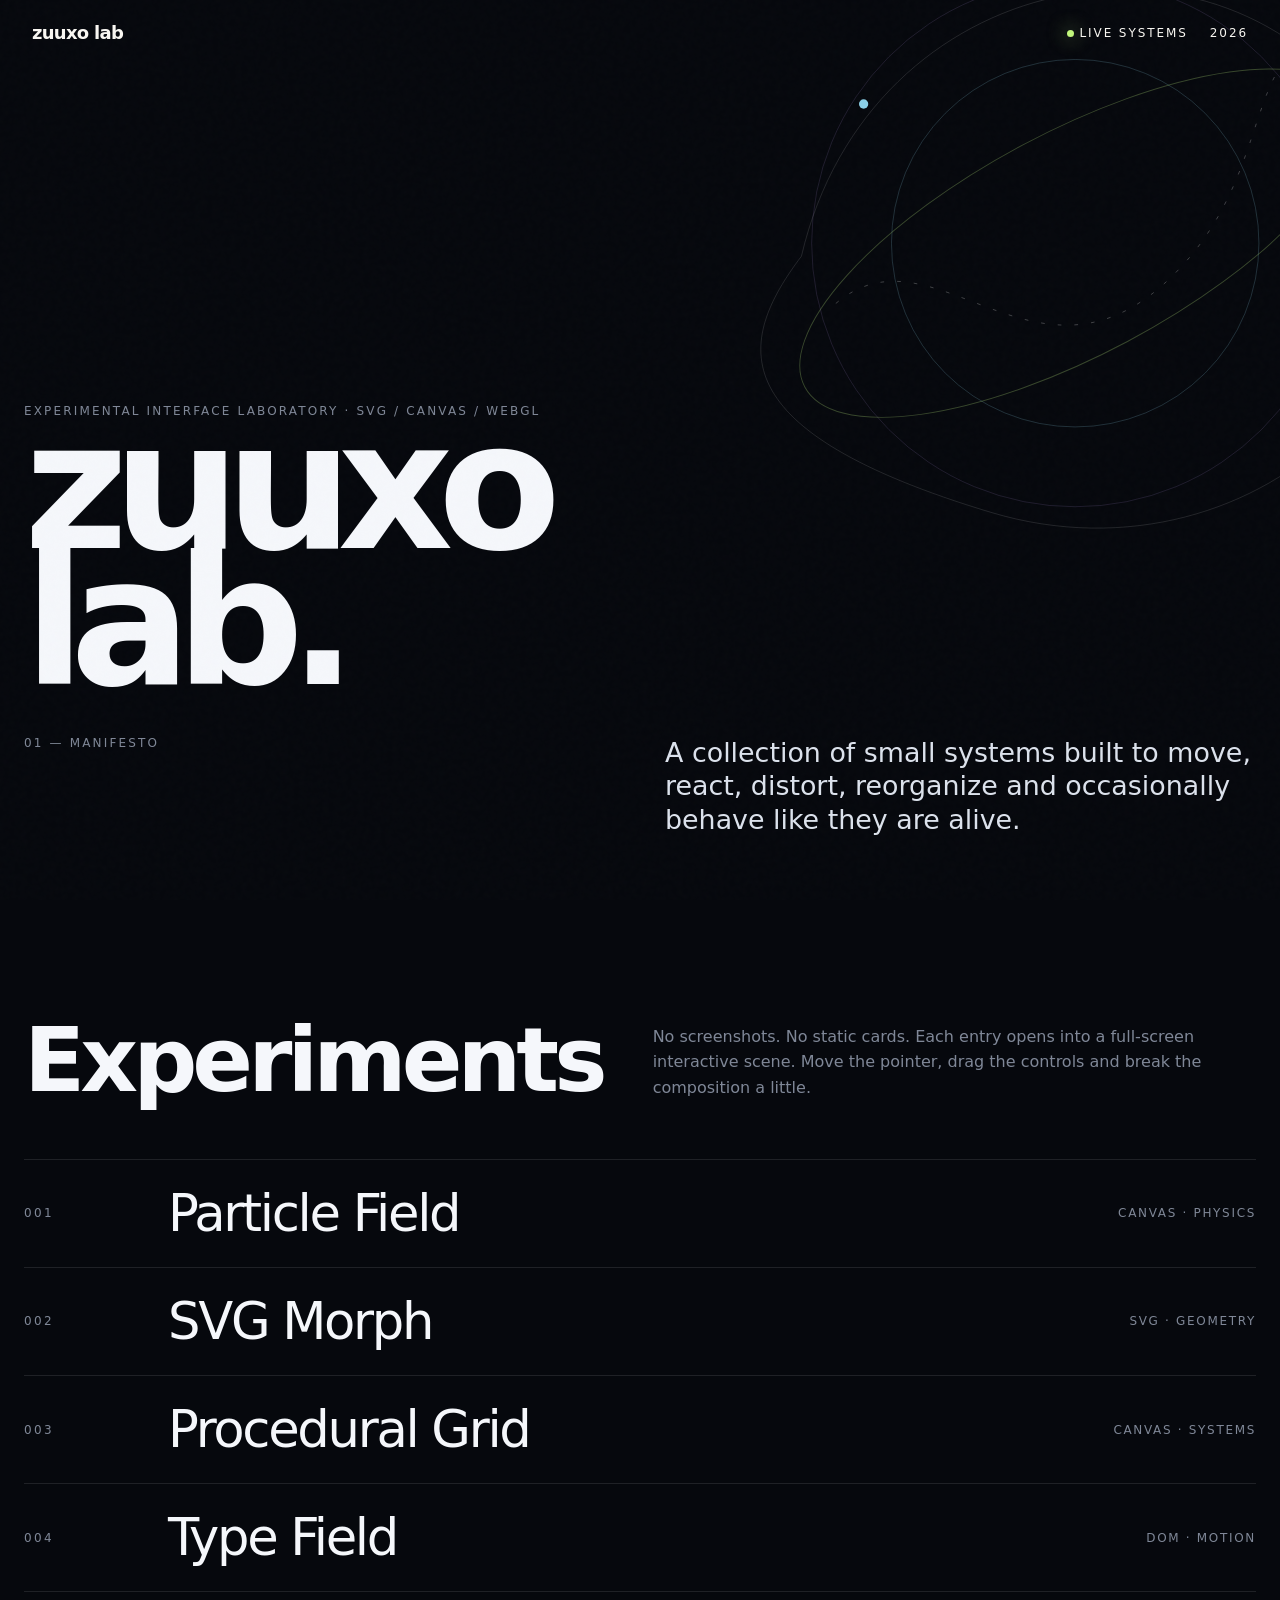
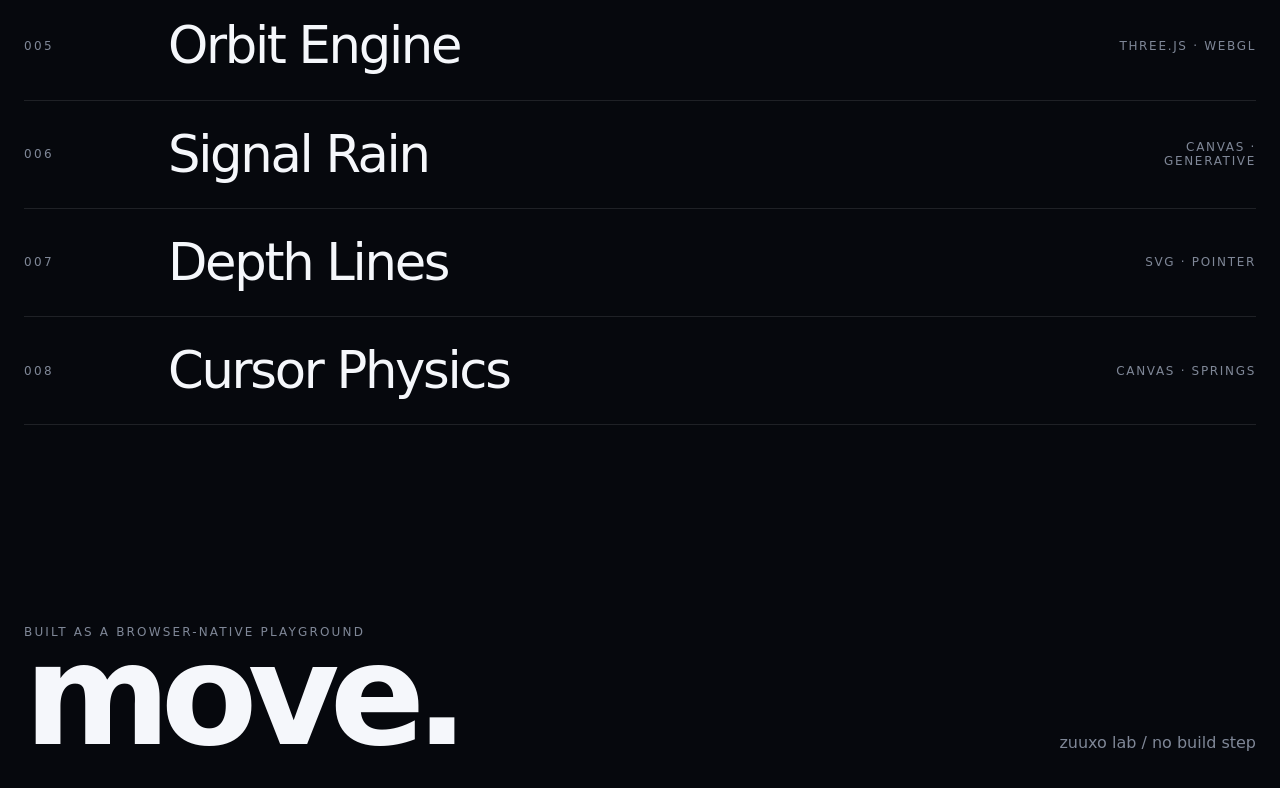
<file: index.html>
<!doctype html><html lang="en"><head><meta charset="utf-8"><meta name="viewport" content="width=device-width,initial-scale=1"><meta name="description" content="zuuxo lab — digital experiments in SVG, Canvas, WebGL and interaction."><title>zuuxo lab — experiments</title><link rel="stylesheet" href="assets/css/base.css"></head><body>
<div class="noise"></div><header class="site-header"><a class="brand" href="./">zuuxo lab</a><div class="header-meta"><span><i class="status-dot"></i> live systems</span><span>2026</span></div></header>
<main><section class="hero"><div class="wrap"><div class="orbital"><svg viewBox="0 0 800 800" fill="none" xmlns="http://www.w3.org/2000/svg"><circle cx="400" cy="400" r="198" stroke="rgba(154,230,255,.22)"/><circle cx="400" cy="400" r="284" stroke="rgba(197,163,255,.16)"/><g class="spin"><ellipse cx="400" cy="400" rx="330" ry="120" stroke="rgba(200,255,138,.28)" transform="rotate(-28 400 400)"/><circle cx="668" cy="240" r="8" fill="#c8ff8a"/></g><g class="spin2"><path d="M105 414C178 102 557 30 717 269C876 508 602 778 309 690C17 602 34 508 105 414Z" stroke="rgba(255,255,255,.14)"/><circle cx="172" cy="250" r="5" fill="#9ae6ff"/></g><path d="M142 465C249 374 361 583 509 431C617 320 579 188 679 171" stroke="rgba(255,255,255,.28)" stroke-dasharray="4 14"/></svg></div>
<div class="eyebrow">Experimental interface laboratory · SVG / Canvas / WebGL</div><h1><span>zuuxo</span><span>lab.</span></h1><div class="hero-copy"><div class="eyebrow">01 — manifesto</div><p class="lead">A collection of small systems built to move, react, distort, reorganize and occasionally behave like they are alive.</p></div></div></section>
<section class="section"><div class="wrap"><div class="section-head"><h2>Experiments</h2><p>No screenshots. No static cards. Each entry opens into a full-screen interactive scene. Move the pointer, drag the controls and break the composition a little.</p></div><div class="catalog">
<a class="exp-row" href="experiments/particle-field.html"><span class="exp-index">001</span><span class="exp-title">Particle Field</span><span class="exp-meta">Canvas · Physics</span></a>
<a class="exp-row" href="experiments/svg-morph.html"><span class="exp-index">002</span><span class="exp-title">SVG Morph</span><span class="exp-meta">SVG · Geometry</span></a>
<a class="exp-row" href="experiments/procedural-grid.html"><span class="exp-index">003</span><span class="exp-title">Procedural Grid</span><span class="exp-meta">Canvas · Systems</span></a>
<a class="exp-row" href="experiments/type-field.html"><span class="exp-index">004</span><span class="exp-title">Type Field</span><span class="exp-meta">DOM · Motion</span></a>
<a class="exp-row" href="experiments/orbit-engine.html"><span class="exp-index">005</span><span class="exp-title">Orbit Engine</span><span class="exp-meta">Three.js · WebGL</span></a>
<a class="exp-row" href="experiments/signal-rain.html"><span class="exp-index">006</span><span class="exp-title">Signal Rain</span><span class="exp-meta">Canvas · Generative</span></a>
<a class="exp-row" href="experiments/depth-lines.html"><span class="exp-index">007</span><span class="exp-title">Depth Lines</span><span class="exp-meta">SVG · Pointer</span></a>
<a class="exp-row" href="experiments/cursor-physics.html"><span class="exp-index">008</span><span class="exp-title">Cursor Physics</span><span class="exp-meta">Canvas · Springs</span></a>
</div></div></section>
<footer class="footer"><div class="wrap"><div class="footer-line"><div><div class="eyebrow">Built as a browser-native playground</div><div class="footer-big">move.</div></div><div class="muted">zuuxo lab / no build step</div></div></div></footer></main>
<script>document.querySelectorAll('.exp-row').forEach((r,i)=>{r.addEventListener('pointermove',e=>{const x=e.offsetX/r.clientWidth*100;r.style.setProperty('--x',x+'%')})})</script></body></html>
</file>
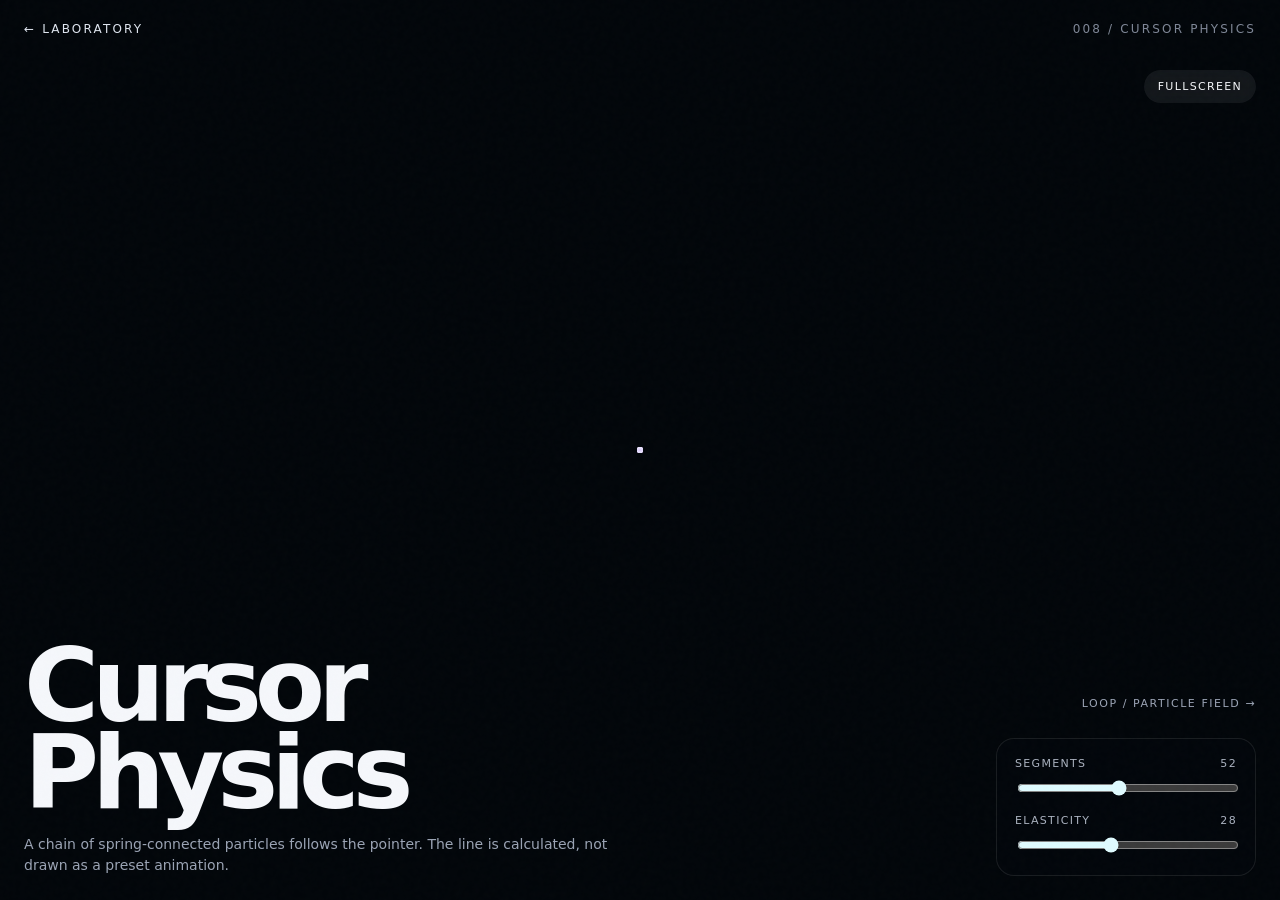
<file: experiments/cursor-physics.html>
<!doctype html><html lang="en"><head><meta charset="utf-8"><meta name="viewport" content="width=device-width,initial-scale=1"><title>Cursor Physics — zuuxo lab</title><link rel="stylesheet" href="../assets/css/base.css"></head><body><div class="exp-shell"><div class="noise"></div><div class="exp-topbar"><a class="back" href="../index.html">← laboratory</a><span class="exp-name">008 / cursor physics</span></div><button class="fullscreen">fullscreen</button><canvas id="c" class="stage"></canvas><div class="hud"><h1>Cursor<br>Physics</h1><p>A chain of spring-connected particles follows the pointer. The line is calculated, not drawn as a preset animation.</p></div><div class="controls"><div class="control"><label>segments <span id="sv">52</span></label><input id="segments" type="range" min="12" max="100" value="52"></div><div class="control"><label>elasticity <span id="ev">28</span></label><input id="elastic" type="range" min="5" max="60" value="28"></div></div><a class="next-exp" href="particle-field.html">loop / particle field →</a></div><script type="module">import{qs,pointer,resizeCanvas,fullscreenButton}from'../assets/js/common.js';fullscreenButton();const c=qs('#c'),x=c.getContext('2d'),p=pointer();let s=resizeCanvas(c,x),pts=[];function reset(){pts=[];for(let i=0;i<+qs('#segments').value;i++)pts.push({x:s.w/2,y:s.h/2,vx:0,vy:0})}reset();addEventListener('resize',()=>{s=resizeCanvas(c,x);reset()});qs('#segments').oninput=e=>{qs('#sv').textContent=e.target.value;reset()};qs('#elastic').oninput=e=>qs('#ev').textContent=e.target.value;function loop(){x.fillStyle='rgba(6,8,13,.28)';x.fillRect(0,0,s.w,s.h);let tx=p.x,ty=p.y,k=+qs('#elastic').value*.0009;for(let i=0;i<pts.length;i++){const a=pts[i],fac=k*(1-i/pts.length*.72);a.vx+=(tx-a.x)*fac;a.vy+=(ty-a.y)*fac;a.vx*=.84;a.vy*=.84;a.x+=a.vx;a.y+=a.vy;tx=a.x;ty=a.y}x.beginPath();pts.forEach((a,i)=>i?x.lineTo(a.x,a.y):x.moveTo(a.x,a.y));x.strokeStyle='rgba(154,230,255,.65)';x.lineWidth=1;x.stroke();pts.forEach((a,i)=>{x.beginPath();x.arc(a.x,a.y,Math.max(.8,3-i/pts.length*2.2),0,Math.PI*2);x.fillStyle=i%3===0?'#c5a3ff':'#f5f7fb';x.fill()});requestAnimationFrame(loop)}loop();</script></body></html>
</file>
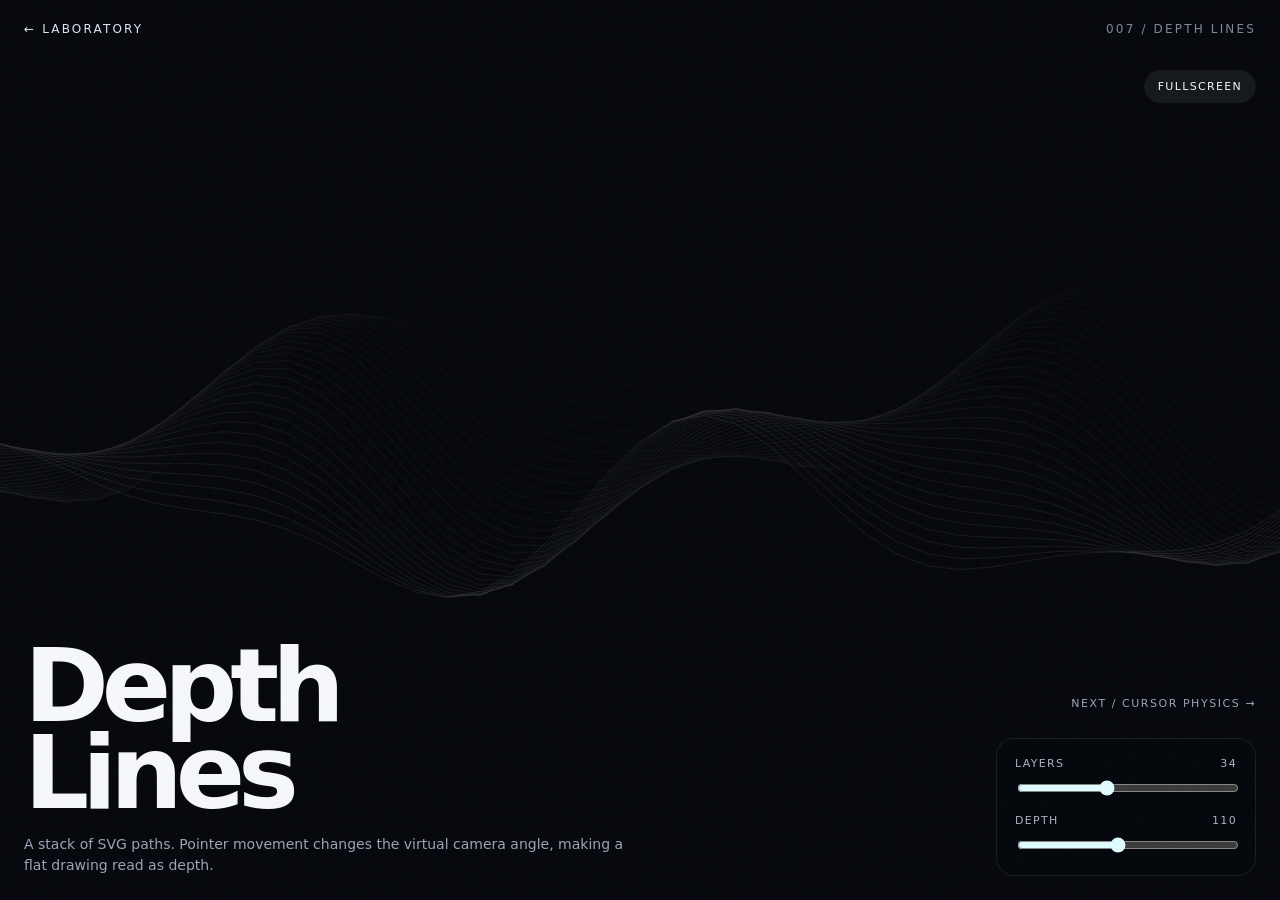
<file: experiments/depth-lines.html>
<!doctype html><html lang="en"><head><meta charset="utf-8"><meta name="viewport" content="width=device-width,initial-scale=1"><title>Depth Lines — zuuxo lab</title><link rel="stylesheet" href="../assets/css/base.css"><style>#s{width:100%;height:100%}.dline{fill:none;stroke:rgba(255,255,255,.13);vector-effect:non-scaling-stroke}</style></head><body><div class="exp-shell"><div class="noise"></div><div class="exp-topbar"><a class="back" href="../index.html">← laboratory</a><span class="exp-name">007 / depth lines</span></div><button class="fullscreen">fullscreen</button><svg id="s" class="stage" viewBox="0 0 1000 700" preserveAspectRatio="none"></svg><div class="hud"><h1>Depth<br>Lines</h1><p>A stack of SVG paths. Pointer movement changes the virtual camera angle, making a flat drawing read as depth.</p></div><div class="controls"><div class="control"><label>layers <span id="lv">34</span></label><input id="layers" type="range" min="10" max="70" value="34"></div><div class="control"><label>depth <span id="dv">110</span></label><input id="depth" type="range" min="20" max="220" value="110"></div></div><a class="next-exp" href="cursor-physics.html">next / cursor physics →</a></div><script type="module">import{qs,pointer,fullscreenButton}from'../assets/js/common.js';fullscreenButton();const s=qs('#s'),p=pointer();function build(){s.innerHTML='';for(let i=0;i<+qs('#layers').value;i++){let path=document.createElementNS('http://www.w3.org/2000/svg','path');path.classList.add('dline');path.dataset.i=i;s.appendChild(path)}}build();qs('#layers').oninput=e=>{qs('#lv').textContent=e.target.value;build()};qs('#depth').oninput=e=>qs('#dv').textContent=e.target.value;let t=0;function loop(){t+=.012;[...s.children].forEach((path,i)=>{let n=s.children.length,z=i/n,off=(z-.5)*(+qs('#depth').value),d='';for(let x=0;x<=1000;x+=25){let y=350+Math.sin(x*.012+t+z*4)*55+Math.sin(x*.021-t*.8)*25+off+(p.ny*off*.8),xx=x+p.nx*off*.55;d+=(x?'L':'M')+xx+' '+y}path.setAttribute('d',d);path.style.opacity=.08+z*.55});requestAnimationFrame(loop)}loop();</script></body></html>
</file>
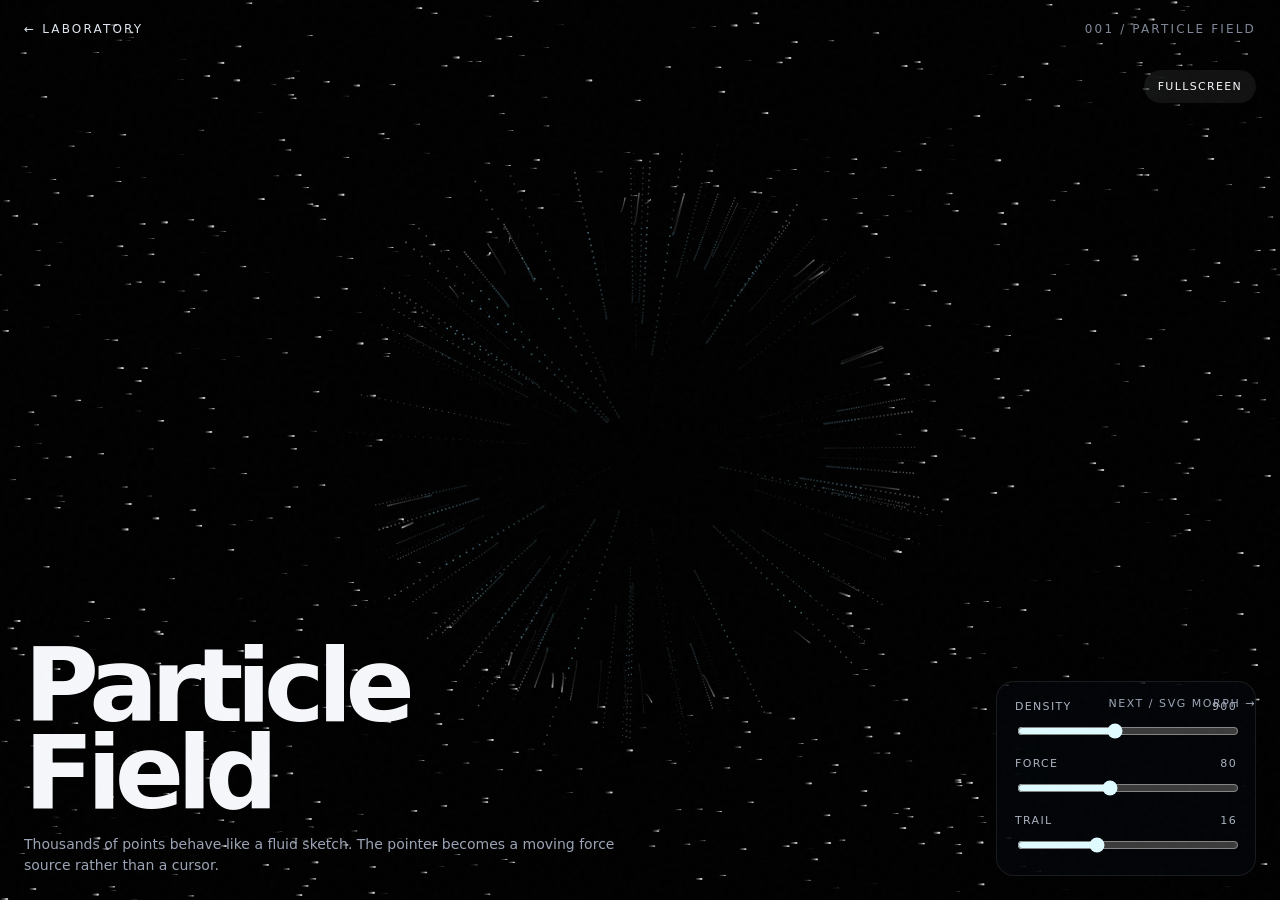
<file: experiments/particle-field.html>
<!doctype html><html lang="en"><head><meta charset="utf-8"><meta name="viewport" content="width=device-width,initial-scale=1"><title>Particle Field — zuuxo lab</title><link rel="stylesheet" href="../assets/css/base.css"></head><body><div class="exp-shell"><div class="noise"></div><div class="exp-topbar"><a class="back" href="../index.html">← laboratory</a><span class="exp-name">001 / particle field</span></div><button class="fullscreen">fullscreen</button><canvas id="c" class="stage"></canvas><div class="hud"><h1>Particle<br>Field</h1><p>Thousands of points behave like a fluid sketch. The pointer becomes a moving force source rather than a cursor.</p></div><div class="controls"><div class="control"><label>density <span id="dv">900</span></label><input id="density" type="range" min="200" max="1800" value="900"></div><div class="control"><label>force <span id="fv">80</span></label><input id="force" type="range" min="10" max="180" value="80"></div><div class="control"><label>trail <span id="tv">16</span></label><input id="trail" type="range" min="3" max="40" value="16"></div></div><a class="next-exp" href="svg-morph.html">next / svg morph →</a></div><script type="module">
import{qs,pointer,resizeCanvas,fullscreenButton}from'../assets/js/common.js';fullscreenButton();const c=qs('#c'),x=c.getContext('2d'),p=pointer();let sz=resizeCanvas(c,x),pts=[];function reset(){pts=[];for(let i=0;i<+qs('#density').value;i++)pts.push({x:Math.random()*sz.w,y:Math.random()*sz.h,vx:0,vy:0,s:Math.random()*1.5+.2})}reset();addEventListener('resize',()=>{sz=resizeCanvas(c,x);reset()});qs('#density').oninput=e=>{qs('#dv').textContent=e.target.value;reset()};qs('#force').oninput=e=>qs('#fv').textContent=e.target.value;qs('#trail').oninput=e=>qs('#tv').textContent=e.target.value;function loop(){x.fillStyle=`rgba(6,8,13,${1/(+qs('#trail').value)})`;x.fillRect(0,0,sz.w,sz.h);for(const a of pts){let dx=a.x-p.x,dy=a.y-p.y,d=Math.hypot(dx,dy)||1,f=Math.max(0,1-d/250)*(+qs('#force').value)/d;a.vx+=dx*f*.014;a.vy+=dy*f*.014;a.vx*=.985;a.vy*=.985;a.x+=a.vx+.18;a.y+=a.vy;if(a.x<0)a.x=sz.w;if(a.x>sz.w)a.x=0;if(a.y<0)a.y=sz.h;if(a.y>sz.h)a.y=0;x.fillStyle=d<220?'rgba(154,230,255,.9)':'rgba(255,255,255,.34)';x.fillRect(a.x,a.y,a.s,a.s)}requestAnimationFrame(loop)}loop();
</script></body></html>
</file>
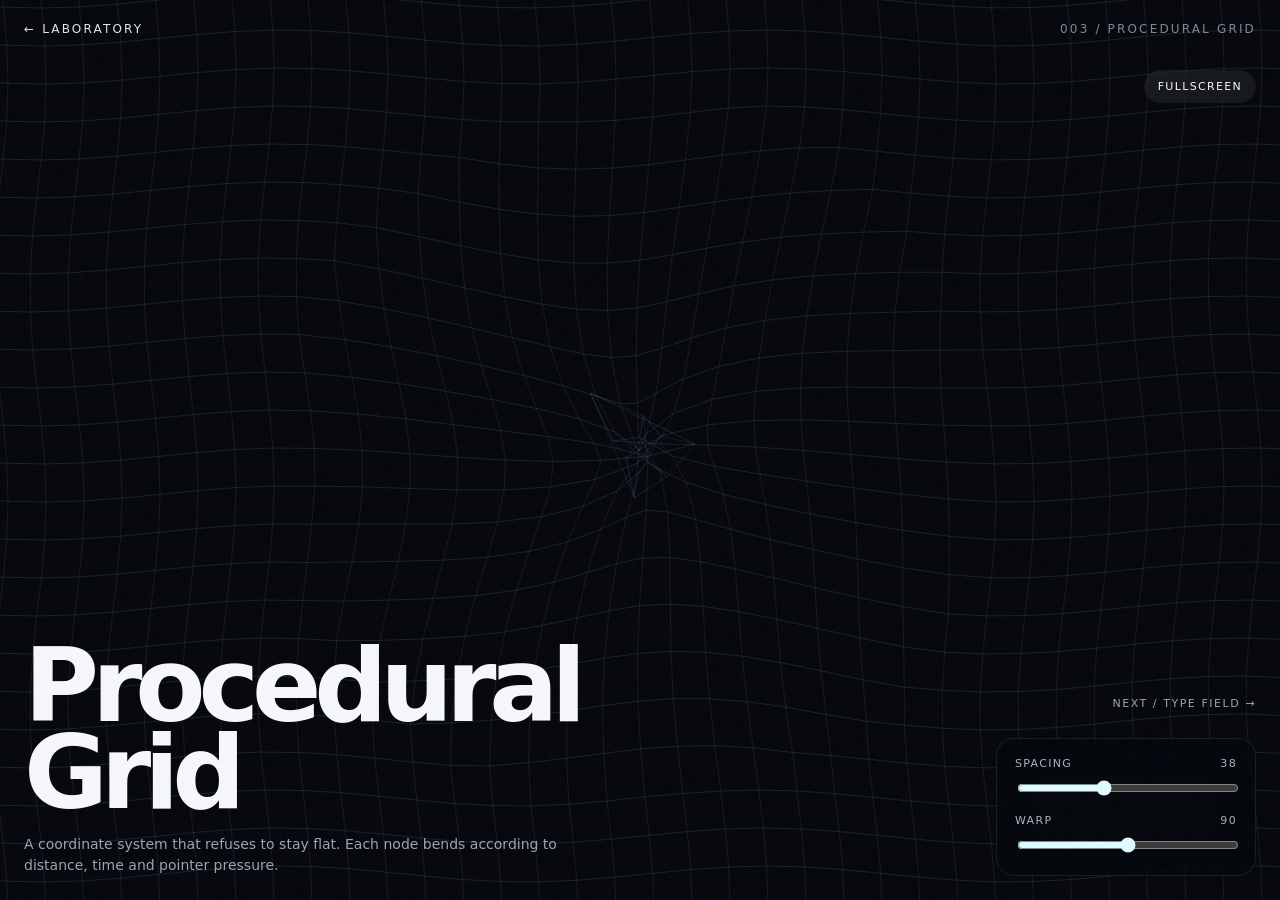
<file: experiments/procedural-grid.html>
<!doctype html><html lang="en"><head><meta charset="utf-8"><meta name="viewport" content="width=device-width,initial-scale=1"><title>Procedural Grid — zuuxo lab</title><link rel="stylesheet" href="../assets/css/base.css"></head><body><div class="exp-shell"><div class="noise"></div><div class="exp-topbar"><a class="back" href="../index.html">← laboratory</a><span class="exp-name">003 / procedural grid</span></div><button class="fullscreen">fullscreen</button><canvas id="c" class="stage"></canvas><div class="hud"><h1>Procedural<br>Grid</h1><p>A coordinate system that refuses to stay flat. Each node bends according to distance, time and pointer pressure.</p></div><div class="controls"><div class="control"><label>spacing <span id="sv">38</span></label><input id="spacing" type="range" min="18" max="70" value="38"></div><div class="control"><label>warp <span id="wv">90</span></label><input id="warp" type="range" min="0" max="180" value="90"></div></div><a class="next-exp" href="type-field.html">next / type field →</a></div><script type="module">import{qs,pointer,resizeCanvas,fullscreenButton}from'../assets/js/common.js';fullscreenButton();const c=qs('#c'),x=c.getContext('2d'),p=pointer();let s=resizeCanvas(c,x),t=0;addEventListener('resize',()=>s=resizeCanvas(c,x));['spacing','warp'].forEach(id=>qs('#'+id).oninput=e=>qs('#'+id[0]+'v').textContent=e.target.value);function loop(){t+=.012;x.fillStyle='#06080d';x.fillRect(0,0,s.w,s.h);const sp=+qs('#spacing').value,w=+qs('#warp').value;for(let gy=-sp;gy<s.h+sp;gy+=sp){x.beginPath();for(let gx=-sp;gx<s.w+sp;gx+=sp){let dx=gx-p.x,dy=gy-p.y,d=Math.hypot(dx,dy)||1,k=Math.max(0,1-d/350),xx=gx+Math.sin(gy*.015+t)*8-dx/d*k*w,yy=gy+Math.cos(gx*.013-t)*8-dy/d*k*w;(gx===-sp?x.moveTo(xx,yy):x.lineTo(xx,yy))}x.strokeStyle='rgba(154,230,255,.12)';x.stroke()}for(let gx=-sp;gx<s.w+sp;gx+=sp){x.beginPath();for(let gy=-sp;gy<s.h+sp;gy+=sp){let dx=gx-p.x,dy=gy-p.y,d=Math.hypot(dx,dy)||1,k=Math.max(0,1-d/350),xx=gx+Math.sin(gy*.015+t)*8-dx/d*k*w,yy=gy+Math.cos(gx*.013-t)*8-dy/d*k*w;(gy===-sp?x.moveTo(xx,yy):x.lineTo(xx,yy))}x.strokeStyle='rgba(197,163,255,.10)';x.stroke()}requestAnimationFrame(loop)}loop();</script></body></html>
</file>
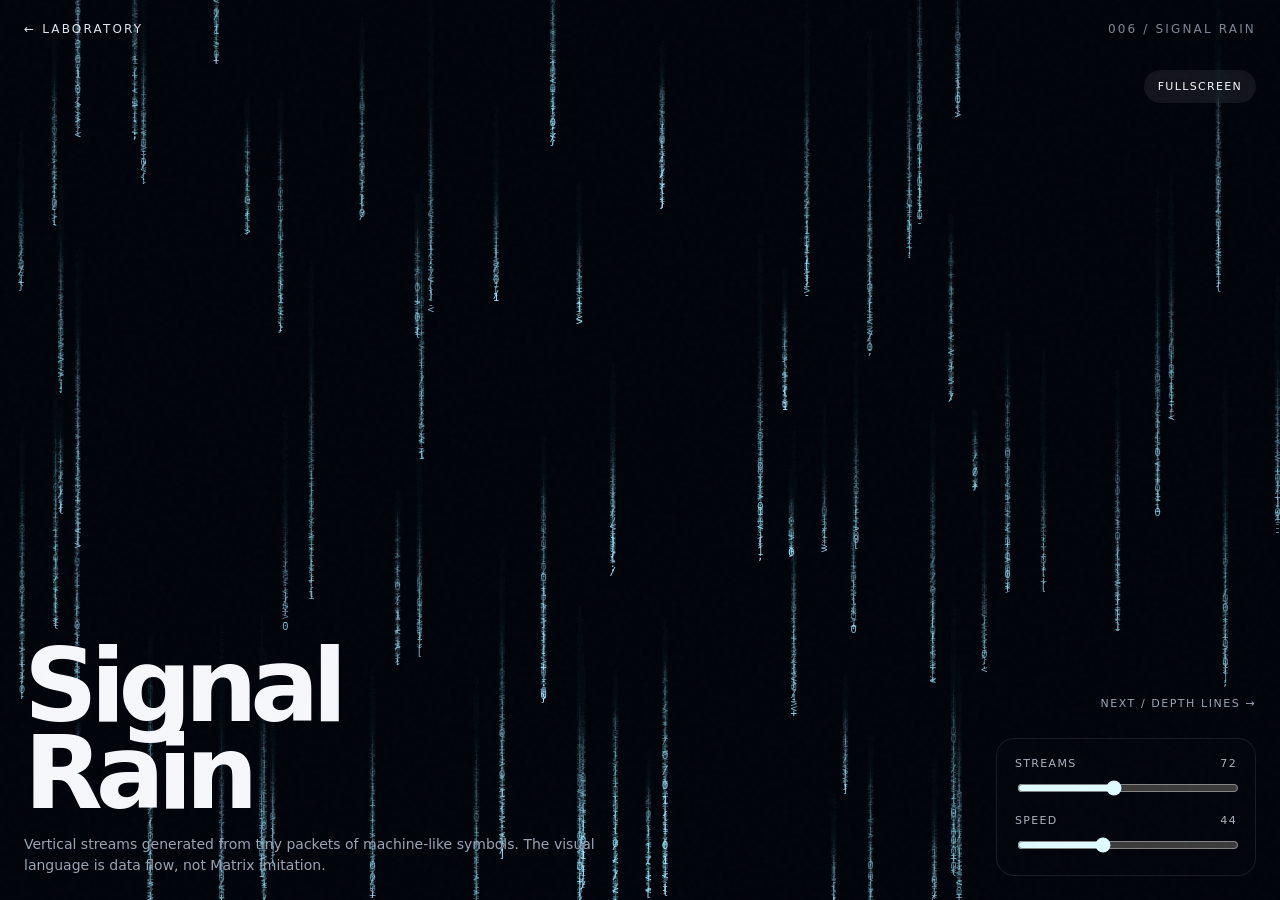
<file: experiments/signal-rain.html>
<!doctype html><html lang="en"><head><meta charset="utf-8"><meta name="viewport" content="width=device-width,initial-scale=1"><title>Signal Rain — zuuxo lab</title><link rel="stylesheet" href="../assets/css/base.css"></head><body><div class="exp-shell"><div class="noise"></div><div class="exp-topbar"><a class="back" href="../index.html">← laboratory</a><span class="exp-name">006 / signal rain</span></div><button class="fullscreen">fullscreen</button><canvas id="c" class="stage"></canvas><div class="hud"><h1>Signal<br>Rain</h1><p>Vertical streams generated from tiny packets of machine-like symbols. The visual language is data flow, not Matrix imitation.</p></div><div class="controls"><div class="control"><label>streams <span id="sv">72</span></label><input id="streams" type="range" min="20" max="140" value="72"></div><div class="control"><label>speed <span id="pv">44</span></label><input id="pace" type="range" min="10" max="100" value="44"></div></div><a class="next-exp" href="depth-lines.html">next / depth lines →</a></div><script type="module">import{qs,resizeCanvas,fullscreenButton,pointer}from'../assets/js/common.js';fullscreenButton();const c=qs('#c'),x=c.getContext('2d'),p=pointer(),chars='01<>/{}[];:+-*';let s=resizeCanvas(c,x),drops=[];function reset(){drops=[];for(let i=0;i<+qs('#streams').value;i++)drops.push({x:Math.random()*s.w,y:Math.random()*s.h,v:.4+Math.random()*1.8,len:3+Math.random()*12})}reset();addEventListener('resize',()=>{s=resizeCanvas(c,x);reset()});qs('#streams').oninput=e=>{qs('#sv').textContent=e.target.value;reset()};qs('#pace').oninput=e=>qs('#pv').textContent=e.target.value;function loop(){x.fillStyle='rgba(6,8,13,.16)';x.fillRect(0,0,s.w,s.h);x.font='11px ui-monospace,monospace';for(const d of drops){d.y+=d.v*(+qs('#pace').value)*.055;for(let j=0;j<d.len;j++){let yy=d.y-j*15,dist=Math.abs(d.x-p.x),alpha=Math.max(.05,.75-j/d.len*.7)*(1+Math.max(0,1-dist/220));x.fillStyle=`rgba(154,230,255,${Math.min(alpha,1)})`;x.fillText(chars[(Math.random()*chars.length)|0],d.x,yy)}if(d.y-d.len*15>s.h){d.y=-20;d.x=Math.random()*s.w}}requestAnimationFrame(loop)}loop();</script></body></html>
</file>
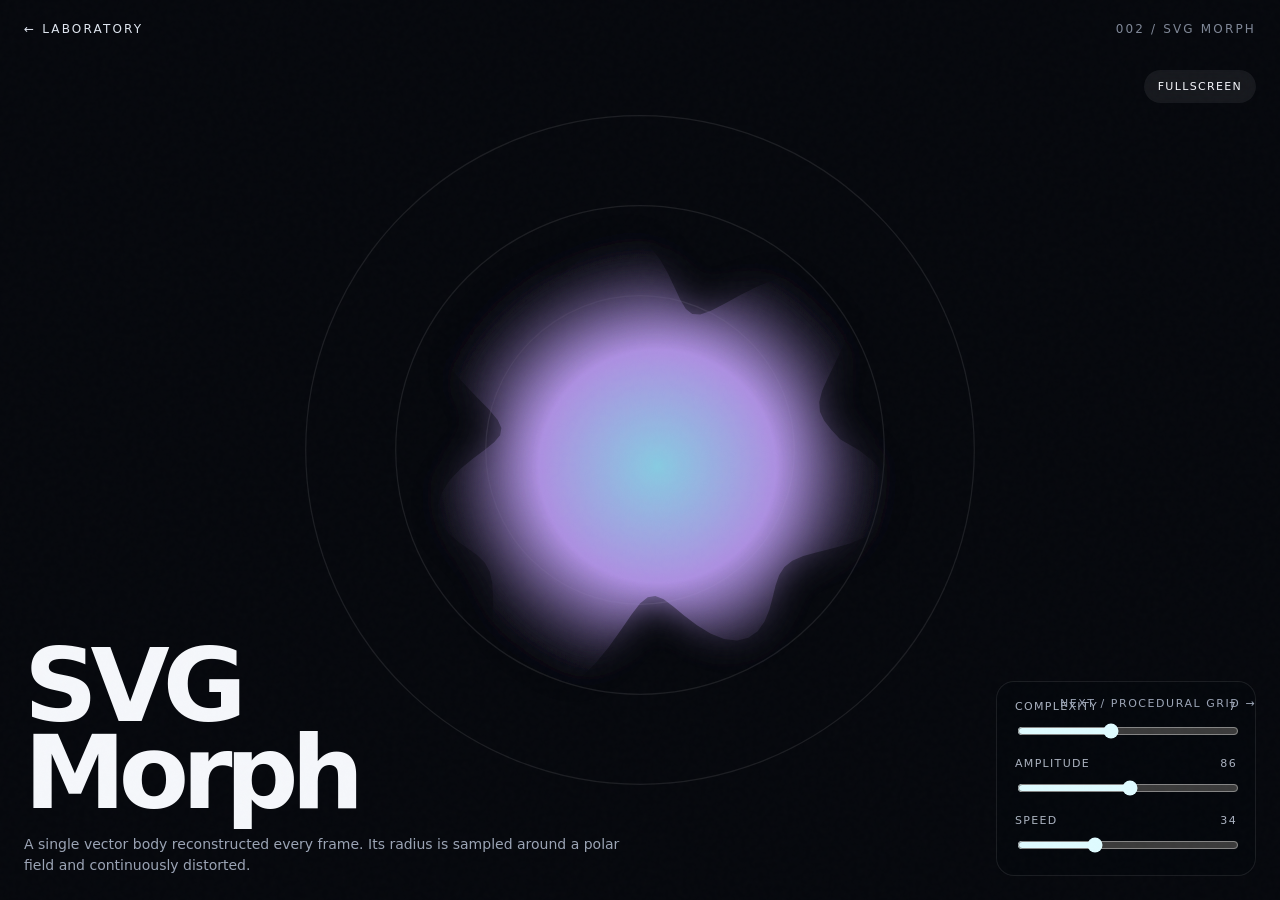
<file: experiments/svg-morph.html>
<!doctype html><html lang="en"><head><meta charset="utf-8"><meta name="viewport" content="width=device-width,initial-scale=1"><title>SVG Morph — zuuxo lab</title><link rel="stylesheet" href="../assets/css/base.css"><style>svg.stage{width:100%;height:100%}.blob{filter:url(#glow)}.ring{fill:none;stroke:rgba(255,255,255,.09)} </style></head><body><div class="exp-shell"><div class="noise"></div><div class="exp-topbar"><a class="back" href="../index.html">← laboratory</a><span class="exp-name">002 / svg morph</span></div><button class="fullscreen">fullscreen</button><svg class="stage" viewBox="0 0 1000 700" preserveAspectRatio="xMidYMid slice"><defs><radialGradient id="g"><stop stop-color="#9ae6ff"/><stop offset=".5" stop-color="#c5a3ff"/><stop offset="1" stop-color="#06080d" stop-opacity="0"/></radialGradient><filter id="glow"><feGaussianBlur stdDeviation="14" result="b"/><feMerge><feMergeNode in="b"/><feMergeNode in="SourceGraphic"/></feMerge></filter></defs><circle class="ring" cx="500" cy="350" r="260"/><circle class="ring" cx="500" cy="350" r="190"/><circle class="ring" cx="500" cy="350" r="120"/><path id="blob" class="blob" fill="url(#g)" opacity=".88"/></svg><div class="hud"><h1>SVG<br>Morph</h1><p>A single vector body reconstructed every frame. Its radius is sampled around a polar field and continuously distorted.</p></div><div class="controls"><div class="control"><label>complexity <span id="cv">7</span></label><input id="complexity" type="range" min="2" max="14" value="7"></div><div class="control"><label>amplitude <span id="av">86</span></label><input id="amp" type="range" min="20" max="150" value="86"></div><div class="control"><label>speed <span id="sv">34</span></label><input id="speed" type="range" min="5" max="90" value="34"></div></div><a class="next-exp" href="procedural-grid.html">next / procedural grid →</a></div><script type="module">import{qs,fullscreenButton,pointer}from'../assets/js/common.js';fullscreenButton();const b=qs('#blob'),p=pointer();['complexity','amp','speed'].forEach(id=>qs('#'+id).oninput=e=>qs('#'+id[0]+'v').textContent=e.target.value);let t=0;function loop(){t+=+qs('#speed').value*.00045;const n=120,cx=500+p.nx*70,cy=350+p.ny*50,base=160,amp=+qs('#amp').value,comp=+qs('#complexity').value;let d='';for(let i=0;i<n;i++){let a=i/n*Math.PI*2,r=base+Math.sin(a*comp+t)*amp*.32+Math.sin(a*(comp*.53)-t*1.7)*amp*.24+Math.cos(a*3+t*.7)*amp*.14;let x=cx+Math.cos(a)*r,y=cy+Math.sin(a)*r;d+=(i?'L':'M')+x.toFixed(2)+' '+y.toFixed(2)}b.setAttribute('d',d+'Z');requestAnimationFrame(loop)}loop();</script></body></html>
</file>
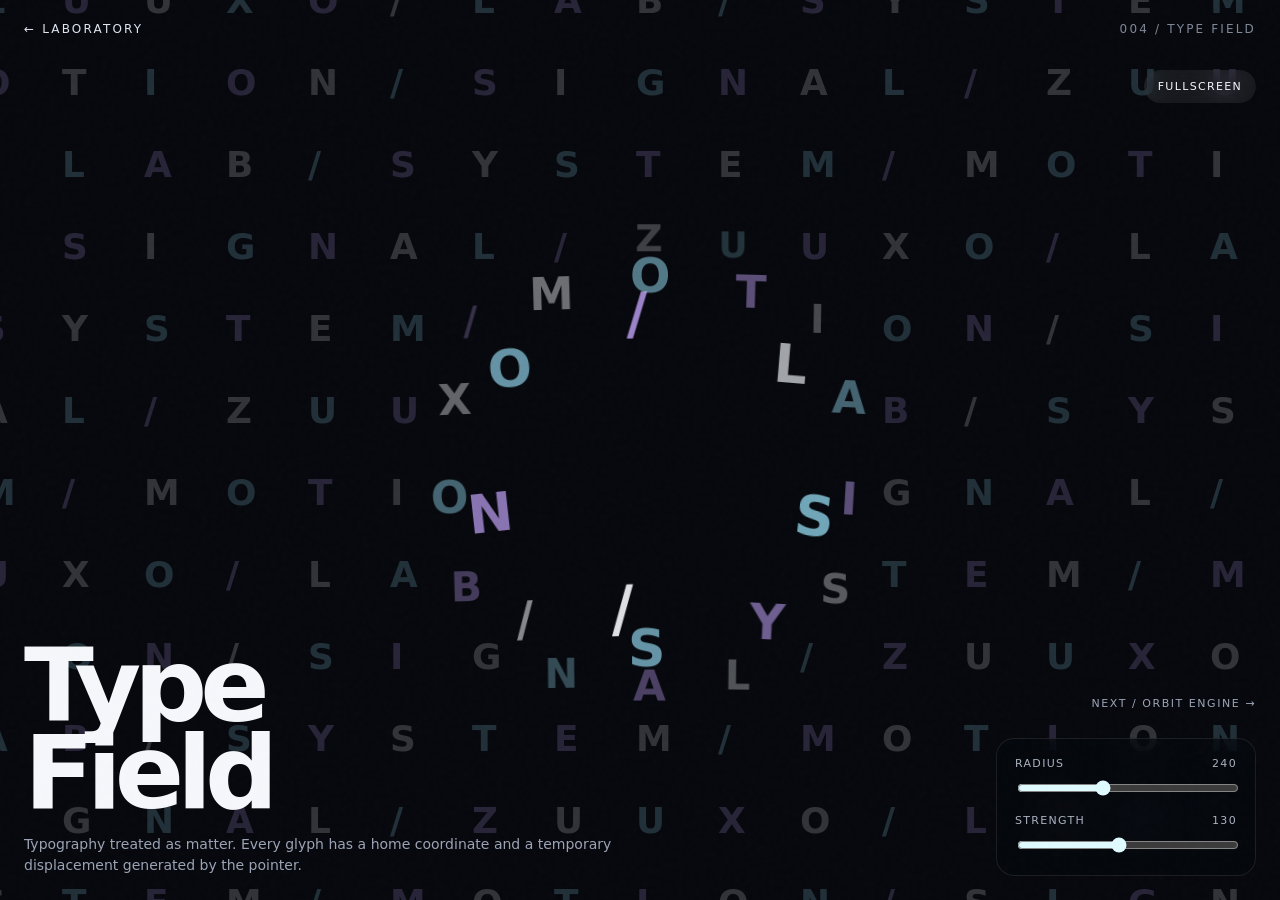
<file: experiments/type-field.html>
<!doctype html><html lang="en"><head><meta charset="utf-8"><meta name="viewport" content="width=device-width,initial-scale=1"><title>Type Field — zuuxo lab</title><link rel="stylesheet" href="../assets/css/base.css"><style>#field{position:absolute;inset:0;overflow:hidden}.glyph{position:absolute;font-weight:700;font-size:clamp(22px,2.8vw,48px);letter-spacing:-.08em;will-change:transform,opacity;mix-blend-mode:screen}</style></head><body><div class="exp-shell"><div class="noise"></div><div class="exp-topbar"><a class="back" href="../index.html">← laboratory</a><span class="exp-name">004 / type field</span></div><button class="fullscreen">fullscreen</button><div id="field" class="stage"></div><div class="hud"><h1>Type<br>Field</h1><p>Typography treated as matter. Every glyph has a home coordinate and a temporary displacement generated by the pointer.</p></div><div class="controls"><div class="control"><label>radius <span id="rv">240</span></label><input id="radius" type="range" min="80" max="500" value="240"></div><div class="control"><label>strength <span id="sv">130</span></label><input id="strength" type="range" min="20" max="260" value="130"></div></div><a class="next-exp" href="orbit-engine.html">next / orbit engine →</a></div><script type="module">import{qs,pointer,fullscreenButton}from'../assets/js/common.js';fullscreenButton();const p=pointer(),f=qs('#field'),letters='Z U U X O / L A B / S Y S T E M / M O T I O N / S I G N A L /'.split(' ');let items=[];function build(){f.innerHTML='';items=[];const gap=82,cols=Math.ceil(innerWidth/gap)+2,rows=Math.ceil(innerHeight/gap)+2;for(let y=0;y<rows;y++)for(let x=0;x<cols;x++){let e=document.createElement('span');e.className='glyph';e.textContent=letters[(x+y*cols)%letters.length];let px=x*gap-20,py=y*gap-20;e.style.left=px+'px';e.style.top=py+'px';e.style.color=(x+y)%3===0?'#9ae6ff':(x+y)%3===1?'#c5a3ff':'#f5f7fb';f.appendChild(e);items.push({e,x:px,y:py})}}build();addEventListener('resize',build);['radius','strength'].forEach(id=>qs('#'+id).oninput=e=>qs('#'+id[0]+'v').textContent=e.target.value);function loop(){let r=+qs('#radius').value,str=+qs('#strength').value;for(const a of items){let dx=a.x-p.x,dy=a.y-p.y,d=Math.hypot(dx,dy)||1,k=Math.max(0,1-d/r),tx=dx/d*k*str,ty=dy/d*k*str;a.e.style.transform=`translate(${tx}px,${ty}px) rotate(${tx*.08}deg) scale(${1+k*.8})`;a.e.style.opacity=.18+k*.8}requestAnimationFrame(loop)}loop();</script></body></html>
</file>
<file: assets/css/base.css>
:root{
  --bg:#06080d;--fg:#f5f7fb;--muted:#7f8797;--line:rgba(255,255,255,.10);--glass:rgba(255,255,255,.055);
  --accent:#9ae6ff;--accent2:#c8ff8a;--accent3:#c5a3ff;--danger:#ff9fa6;--max:1380px;
}
*{box-sizing:border-box}html{scroll-behavior:smooth}body{margin:0;background:var(--bg);color:var(--fg);font-family:Inter,ui-sans-serif,system-ui,-apple-system,BlinkMacSystemFont,"Segoe UI",sans-serif;overflow-x:hidden}a{color:inherit;text-decoration:none}button,input{font:inherit}button{color:inherit}
::selection{background:var(--accent);color:#061016}
.noise{position:fixed;inset:0;pointer-events:none;opacity:.11;z-index:20;background-image:url("data:image/svg+xml,%3Csvg viewBox='0 0 180 180' xmlns='http://www.w3.org/2000/svg'%3E%3Cfilter id='n'%3E%3CfeTurbulence type='fractalNoise' baseFrequency='.86' numOctaves='4' stitchTiles='stitch'/%3E%3C/filter%3E%3Crect width='100%25' height='100%25' filter='url(%23n)' opacity='.16'/%3E%3C/svg%3E")}
.site-header{position:fixed;top:0;left:0;right:0;z-index:30;display:flex;justify-content:space-between;align-items:center;padding:22px 32px;mix-blend-mode:difference;color:white;pointer-events:none}.site-header>*{pointer-events:auto}.brand{font-weight:800;letter-spacing:-.04em;font-size:18px}.header-meta{display:flex;gap:22px;align-items:center;font-size:12px;text-transform:uppercase;letter-spacing:.16em}.status-dot{width:7px;height:7px;border-radius:50%;display:inline-block;background:var(--accent2);box-shadow:0 0 20px var(--accent2)}
.wrap{width:min(calc(100% - 48px),var(--max));margin:0 auto}.hero{min-height:100svh;display:grid;align-items:end;padding:120px 0 64px;position:relative}.hero h1{font-size:clamp(70px,14vw,240px);line-height:.76;letter-spacing:-.085em;margin:0;font-weight:800;position:relative;z-index:2}.hero h1 span{display:block}.hero-copy{display:grid;grid-template-columns:1fr 1fr;gap:50px;margin-top:46px;position:relative;z-index:2}.eyebrow{font-size:12px;letter-spacing:.18em;text-transform:uppercase;color:var(--muted)}.lead{font-size:clamp(18px,2.1vw,29px);line-height:1.24;max-width:730px;margin:0;color:#dce2ec}.orbital{position:absolute;width:min(58vw,850px);aspect-ratio:1;right:-13vw;top:-10vw;pointer-events:none;opacity:.9}.orbital svg{width:100%;height:100%;animation:drift 14s ease-in-out infinite alternate}.orbital .spin{transform-origin:center;animation:spin 22s linear infinite}.orbital .spin2{transform-origin:center;animation:spin 37s linear infinite reverse}@keyframes spin{to{transform:rotate(360deg)}}@keyframes drift{to{transform:translate(-3vw,4vw) rotate(7deg)}}
.section{padding:120px 0}.section-head{display:grid;grid-template-columns:1fr 2fr;gap:50px;align-items:end;margin-bottom:58px}.section-head h2{font-size:clamp(44px,7vw,108px);line-height:.9;letter-spacing:-.055em;margin:0}.section-head p{max-width:650px;color:var(--muted);font-size:16px;line-height:1.6;margin:0}.catalog{display:flex;flex-direction:column}.exp-row{position:relative;display:grid;grid-template-columns:120px 1fr 160px;gap:24px;align-items:center;padding:28px 0;border-top:1px solid var(--line);transition:padding .25s ease}.exp-row:last-child{border-bottom:1px solid var(--line)}.exp-row:hover{padding-left:18px}.exp-index{font-size:12px;color:var(--muted);letter-spacing:.2em}.exp-title{font-size:clamp(30px,4vw,65px);letter-spacing:-.045em;line-height:1}.exp-meta{text-align:right;color:var(--muted);font-size:12px;text-transform:uppercase;letter-spacing:.14em}.exp-row:before{content:"";position:absolute;left:0;top:0;bottom:0;width:0;background:linear-gradient(90deg,rgba(154,230,255,.16),transparent);transition:width .3s ease;z-index:-1}.exp-row:hover:before{width:78%}
.footer{padding:80px 0 36px}.footer-line{display:flex;justify-content:space-between;gap:20px;align-items:end}.footer-big{font-size:clamp(54px,11vw,170px);font-weight:800;letter-spacing:-.07em;line-height:.8}.muted{color:var(--muted)}
.exp-page{min-height:100vh;display:grid;grid-template-rows:auto 1fr}.exp-shell{min-height:100svh;position:relative;overflow:hidden}.exp-topbar{position:absolute;z-index:10;left:24px;right:24px;top:22px;display:flex;justify-content:space-between;align-items:center;pointer-events:none}.exp-topbar>*{pointer-events:auto}.back{font-size:12px;text-transform:uppercase;letter-spacing:.18em;color:#dfe5ef}.exp-name{font-size:12px;text-transform:uppercase;letter-spacing:.18em;color:var(--muted)}.stage{position:absolute;inset:0}.hud{position:absolute;z-index:8;left:24px;bottom:24px;max-width:min(650px,calc(100vw - 48px));pointer-events:none}.hud h1{font-size:clamp(48px,8vw,130px);line-height:.85;letter-spacing:-.07em;margin:0 0 18px}.hud p{max-width:600px;color:#9ba4b5;line-height:1.5;margin:0;font-size:14px}.controls{position:absolute;z-index:9;right:24px;bottom:24px;width:260px;padding:18px;background:rgba(5,8,13,.54);backdrop-filter:blur(18px);border:1px solid rgba(255,255,255,.09);border-radius:18px}.control{margin:0 0 14px}.control:last-child{margin-bottom:0}.control label{display:flex;justify-content:space-between;font-size:11px;text-transform:uppercase;letter-spacing:.12em;color:#aab2c0;margin-bottom:8px}.control input[type=range]{width:100%;accent-color:#dffbff}.pill{display:inline-flex;gap:8px;align-items:center;padding:8px 12px;border:1px solid rgba(255,255,255,.12);border-radius:999px;background:rgba(255,255,255,.03);cursor:pointer}.fullscreen{position:absolute;z-index:9;right:24px;top:70px;border:0;background:rgba(255,255,255,.07);backdrop-filter:blur(10px);border-radius:999px;padding:10px 14px;cursor:pointer;font-size:11px;letter-spacing:.12em;text-transform:uppercase}.next-exp{position:absolute;right:24px;bottom:190px;z-index:9;color:#9ba4b5;font-size:11px;text-transform:uppercase;letter-spacing:.14em}.next-exp:hover{color:white}
@media(max-width:800px){.site-header{padding:18px}.header-meta{gap:10px}.wrap{width:min(calc(100% - 32px),var(--max))}.hero{padding-top:100px}.hero-copy,.section-head{grid-template-columns:1fr}.exp-row{grid-template-columns:56px 1fr}.exp-meta{display:none}.section{padding:90px 0}.controls{left:16px;right:16px;bottom:16px;width:auto}.hud{left:16px;bottom:190px}.exp-topbar{left:16px;right:16px}.fullscreen{right:16px}.next-exp{display:none}}
</file>
